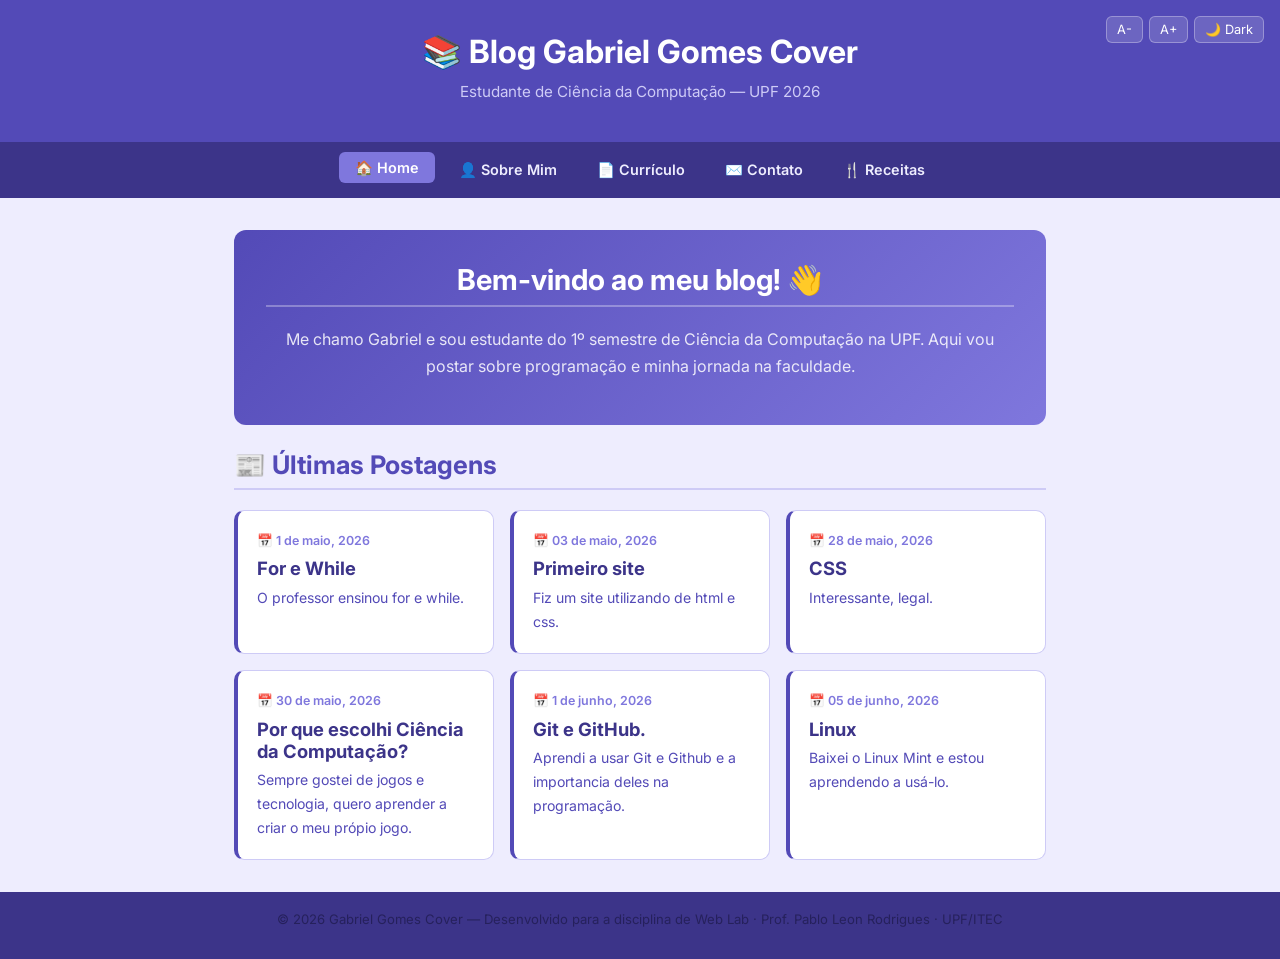
<file: index.html>
<!DOCTYPE html>
<html lang="pt-BR">

<head>
    <meta charset="UTF-8">
    <meta name="viewport" content="width=device-width, initial-scale=1.0">
    <title>Blog Gabriel Gomes Cover</title>
    <!-- importei a fonte do google, o professor falou que pode usar -->
    <link href="https://fonts.googleapis.com/css2?family=Inter:wght@400;600;700&display=swap" rel="stylesheet">

    <style>
     
        :root {
            --roxo-mais-claro: #EEEDFE;
            --roxo-claro: #CECBF6;
            --roxo-medio: #7F77DD;
            --roxo-forte: #534AB7;
            --roxo-escuro: #3C3489;
            --roxo-texto: #26215C;

            --bg-pagina: #EEEDFE;
            --bg-card: #ffffff;
            --texto-principal: #26215C;
            --texto-secundario: #534AB7;
            --borda-card: #CECBF6;

            --tamanho-fonte: 16px;
        }

        body.dark-mode {
            --bg-pagina: #1a1730;
            --bg-card: #2a2550;
            --texto-principal: #EEEDFE;
            --texto-secundario: #CECBF6;
            --borda-card: #534AB7;
            --roxo-mais-claro: #1a1730;
            --roxo-claro: #3C3489;
            --roxo-forte: #7F77DD;
            --roxo-escuro: #534AB7;
            --roxo-texto: #EEEDFE;
        }


        * {
            margin: 0;
            padding: 0;
            box-sizing: border-box;
        }

        body {
            background-color: var(--bg-pagina);
            font-family: 'Inter', 'Arial', sans-serif;
            color: var(--roxo-texto);
            font-size: var(--tamanho-fonte);
            display: flex;
            flex-direction: column;
            min-height: 100vh;
            /* transicao bonitinha pro dark mode */
            transition: background-color 0.3s, color 0.3s;
        }


        .caixa-titulo {
            background-color: var(--roxo-forte);
            padding: 2rem 2rem 1.5rem;
            text-align: center;
            position: relative;
        }

        .caixa-titulo h1 {
            color: white;
            font-size: 2rem;
            font-weight: 700;
            margin-bottom: 0.5rem;
        }

        .caixa-titulo p {
            color: var(--roxo-claro);
            font-size: 0.95rem;
        }

        .barra-acessibilidade {
            position: absolute;
            top: 1rem;
            right: 1rem;
            display: flex;
            gap: 6px;
            align-items: center;
        }

        .btn-acesso {
            background-color: rgba(255,255,255,0.15);
            color: white;
            border: 1px solid rgba(255,255,255,0.3);
            padding: 5px 10px;
            border-radius: 6px;
            cursor: pointer;
            font-size: 0.8rem;
            font-family: 'Inter', sans-serif;
            transition: background-color 0.2s;
        }

        .btn-acesso:hover {
            background-color: rgba(255,255,255,0.3);
        }

        .caixa-navegacao {
            background-color: var(--roxo-escuro);
            display: flex;
            gap: 0.5rem; 
            padding: 0.8rem 1.5rem;
            justify-content: center;
            flex-wrap: wrap;
            position: sticky; 
            top: 0;
            z-index: 100;
        }

        .caixa-navegacao a {
            color: var(--roxo-mais-claro);
            text-decoration: none;
            padding: 0.4rem 1rem;
            border-radius: 6px;
            font-weight: 600;
            font-size: 0.9rem;
            transition: background-color 0.3s, transform 0.2s;
            cursor: pointer;
        }

        .caixa-navegacao a:hover,
        .caixa-navegacao a.ativo {
            background-color: var(--roxo-medio);
            color: white;
            transform: translateY(-2px);
        }


        .conteudo-principal {
            flex: 1; 
            max-width: 860px;
            width: 100%;
            margin: 0 auto;
            padding: 2rem 1.5rem;
        }

        .pagina {
            display: none;
        }

        .pagina.ativa {
            display: block;
        }


        .card {
            background-color: var(--bg-card);
            border: 1px solid var(--borda-card);
            border-radius: 12px;
            padding: 1.5rem;
            margin-bottom: 1.5rem;
            transition: background-color 0.3s, border-color 0.3s;
        }

        h2 {
            color: var(--roxo-forte);
            font-size: 1.6rem;
            margin-bottom: 1.2rem;
            padding-bottom: 0.5rem;
            border-bottom: 2px solid var(--roxo-claro);
        }

        h3 {
            color: var(--roxo-escuro);
            font-size: 1.15rem;
            margin-bottom: 0.7rem;
        }

        body.dark-mode h2 {
            color: var(--roxo-claro);
            border-bottom-color: var(--roxo-forte);
        }

        body.dark-mode h3 {
            color: var(--roxo-claro);
        }

        p {
            line-height: 1.7;
            margin-bottom: 0.8rem;
            color: var(--texto-principal);
        }


        .boas-vindas {
            background: linear-gradient(135deg, var(--roxo-forte), var(--roxo-medio));
            border-radius: 12px;
            padding: 2rem;
            color: white;
            margin-bottom: 1.5rem;
            text-align: center;
        }

        .boas-vindas h2 {
            color: white;
            border-bottom-color: rgba(255,255,255,0.3);
            font-size: 1.8rem;
        }

        .boas-vindas p {
            color: rgba(255,255,255,0.85);
        }

        .grade-posts {
            display: grid;
            grid-template-columns: repeat(auto-fit, minmax(240px, 1fr));
            gap: 1rem;
        }

        .post-card {
            background-color: var(--bg-card);
            border: 1px solid var(--borda-card);
            border-radius: 10px;
            padding: 1.2rem;
            border-left: 4px solid var(--roxo-forte);
            transition: transform 0.2s, box-shadow 0.2s;
        }

        .post-card:hover {
            transform: translateY(-3px);
            box-shadow: 0 6px 20px rgba(83, 74, 183, 0.15);
        }

        .post-card .data-post {
            font-size: 0.78rem;
            color: var(--roxo-medio);
            margin-bottom: 0.4rem;
            font-weight: 600;
        }

        .post-card h3 {
            margin-bottom: 0.4rem;
        }

        .post-card p {
            font-size: 0.88rem;
            color: var(--texto-secundario);
            margin: 0;
        }


        .foto-perfil-container {
            text-align: center;
            margin-bottom: 1.5rem;
        }

     .foto-placeholder img {
  width: 50%;
  height: 50%;
  border-radius: 30%;
  object-fit: cover;
}


        ul.lista-experiencias {
            list-style: none;
            padding: 0;
        }

        ul.lista-experiencias li {
            padding: 0.6rem 0 0.6rem 1.5rem;
            border-bottom: 1px solid var(--borda-card);
            position: relative;
            color: var(--texto-principal);
            line-height: 1.6;
        }

        ul.lista-experiencias li::before {
            content: '';
            position: absolute;
            left: 0;
            top: 50%;
            transform: translateY(-50%);
            width: 8px;
            height: 8px;
            background-color: var(--roxo-forte);
            border-radius: 50%;
        }

        ul.lista-experiencias li:last-child {
            border-bottom: none;
        }

        .tabela-curriculo {
            width: 100%;
            border-collapse: collapse;
            font-size: 0.9rem;
        }

        .tabela-curriculo th {
            background-color: var(--roxo-forte);
            color: white;
            padding: 0.7rem 1rem;
            text-align: left;
        }

        .tabela-curriculo td {
            padding: 0.6rem 1rem;
            border-bottom: 1px solid var(--borda-card);
            color: var(--texto-principal);
        }

        .tabela-curriculo tr:nth-child(even) td {
            background-color: var(--bg-pagina);
        }

 
        .grupo-campo {
            margin-bottom: 1.2rem;
        }

        .grupo-campo label {
            display: block;
            font-weight: 600;
            margin-bottom: 0.4rem;
            color: var(--roxo-escuro);
            font-size: 0.9rem;
        }

        body.dark-mode .grupo-campo label {
            color: var(--roxo-claro);
        }

        .grupo-campo input,
        .grupo-campo textarea,
        .grupo-campo select {
            width: 100%;
            padding: 0.7rem 1rem;
            border: 1.5px solid var(--roxo-claro);
            border-radius: 8px;
            font-family: 'Inter', sans-serif;
            font-size: 0.95rem;
            background-color: var(--bg-card);
            color: var(--texto-principal);
            transition: border-color 0.2s, background-color 0.3s;
        }

        .grupo-campo input:focus,
        .grupo-campo textarea:focus,
        .grupo-campo select:focus {
            outline: none;
            border-color: var(--roxo-forte);
        }

        .grupo-campo textarea {
            height: 120px;
            resize: vertical;
        }

        .msg-erro {
            color: #c0392b;
            font-size: 0.82rem;
            margin-top: 0.3rem;
            display: none; 
        }

        .campo-invalido input,
        .campo-invalido textarea {
            border-color: #e74c3c;
        }

        .campo-invalido .msg-erro {
            display: block;
        }

        .btn-enviar {
            background-color: var(--roxo-forte);
            color: white;
            border: none;
            padding: 0.8rem 2rem;
            border-radius: 8px;
            font-size: 1rem;
            font-weight: 600;
            cursor: pointer;
            font-family: 'Inter', sans-serif;
            transition: background-color 0.2s, transform 0.1s;
            width: 100%;
        }

        .btn-enviar:hover {
            background-color: var(--roxo-escuro);
            transform: translateY(-1px);
        }

        .btn-enviar:active {
            transform: translateY(0);
        }

        .alerta-sucesso {
            background-color: #d5f5e3;
            border: 1px solid #27ae60;
            border-radius: 8px;
            padding: 1rem;
            color: #1e8449;
            text-align: center;
            display: none;
            font-weight: 600;
            margin-top: 1rem;
        }


        .lista-receitas {
            display: grid;
            grid-template-columns: repeat(auto-fit, minmax(200px, 1fr));
            gap: 1rem;
            margin-bottom: 2rem;
        }

        .card-receita {
            background-color: var(--bg-card);
            border: 1px solid var(--borda-card);
            border-radius: 10px;
            padding: 1.2rem;
            text-align: center;
            cursor: pointer;
            transition: transform 0.2s, border-color 0.2s;
        }

        .card-receita:hover {
            transform: translateY(-4px);
            border-color: var(--roxo-forte);
        }

        .emoji-receita {
            font-size: 2.5rem;
            display: block;
            margin-bottom: 0.6rem;
        }

        .card-receita h3 {
            font-size: 0.95rem;
        }


        .subpagina-mousse {
            display: none;
        }

        .subpagina-mousse.visivel {
            display: block;
        }

        .lista-receitas-normal {
            display: block;
        }

        .lista-receitas-normal.escondida {
            display: none;
        }

        .btn-voltar {
            background-color: transparent;
            color: var(--roxo-forte);
            border: 1.5px solid var(--roxo-forte);
            padding: 0.5rem 1.2rem;
            border-radius: 8px;
            cursor: pointer;
            font-family: 'Inter', sans-serif;
            font-size: 0.9rem;
            font-weight: 600;
            margin-bottom: 1.5rem;
            transition: background-color 0.2s, color 0.2s;
        }

        .btn-voltar:hover {
            background-color: var(--roxo-forte);
            color: white;
        }


        ol.ingredientes, ul.modo-preparo {
            padding-left: 1.5rem;
            line-height: 2;
            color: var(--texto-principal);
        }

        ol.ingredientes li, ul.modo-preparo li {
            margin-bottom: 0.3rem;
        }

        .tag-categoria {
            display: inline-block;
            background-color: var(--roxo-claro);
            color: var(--roxo-escuro);
            font-size: 0.75rem;
            font-weight: 600;
            padding: 2px 10px;
            border-radius: 20px;
            margin-bottom: 0.8rem;
        }

        body.dark-mode .tag-categoria {
            background-color: var(--roxo-escuro);
            color: var(--roxo-claro);
        }


        .rodape-site {
            background-color: var(--roxo-escuro);
            color: var(--roxo-claro);
            padding: 1rem 1.5rem;
            text-align: center;
            font-size: 0.82rem;
            margin-top: auto;
        }


        @media (max-width: 600px) {
            .caixa-titulo h1 {
                font-size: 1.4rem;
            }

            .barra-acessibilidade {
                position: static;
                justify-content: center;
                margin-top: 0.8rem;
            }

            .caixa-navegacao {
                gap: 0.3rem;
                padding: 0.6rem 1rem;
            }

            .caixa-navegacao a {
                font-size: 0.8rem;
                padding: 0.35rem 0.7rem;
            }

            .boas-vindas h2 {
                font-size: 1.3rem;
            }
        }
    </style>
</head>

<body>

    <header class="caixa-titulo">
        <h1>📚 Blog Gabriel Gomes Cover</h1>
        <p>Estudante de Ciência da Computação — UPF 2026</p>

        <div class="barra-acessibilidade">
            <button class="btn-acesso" onclick="diminuirFonte()" title="Diminuir fonte">A-</button>
            <button class="btn-acesso" onclick="aumentarFonte()" title="Aumentar fonte">A+</button>
            <button class="btn-acesso" onclick="alternarDarkMode()" id="btn-dark">🌙 Dark</button>
        </div>
    </header>

    <nav class="caixa-navegacao">
        <a onclick="mostrarPagina('home')" id="nav-home" class="ativo">🏠 Home</a>
        <a onclick="mostrarPagina('sobre')" id="nav-sobre">👤 Sobre Mim</a>
        <a onclick="mostrarPagina('curriculo')" id="nav-curriculo">📄 Currículo</a>
        <a onclick="mostrarPagina('contato')" id="nav-contato">✉️ Contato</a>
        <a onclick="mostrarPagina('receitas')" id="nav-receitas">🍴 Receitas</a>
    </nav>

    <main class="conteudo-principal">


        <section class="pagina ativa" id="pagina-home">

            <div class="boas-vindas">
                <h2>Bem-vindo ao meu blog! 👋</h2>
                <p>
                     Me chamo Gabriel e sou estudante do 1º semestre de Ciência da Computação na UPF.
                    Aqui vou postar sobre programação e minha jornada na faculdade.
            </div>

            <h2>📰 Últimas Postagens</h2>

            <div class="grade-posts">

                <article class="post-card">
                    <p class="data-post">📅 1 de maio, 2026</p>
                    <h3>For e While</h3>
                    <p>O professor ensinou for e while.</p>
                </article>

                <article class="post-card">
                    <p class="data-post">📅 03 de maio, 2026</p>
                    <h3>Primeiro site</h3>
                    <p>Fiz um site utilizando de html e css.</p>
                </article>

                <article class="post-card">
                    <p class="data-post">📅 28 de maio, 2026</p>
                    <h3>CSS</h3>
                    <p>Interessante, legal.</p>
                </article>

                <article class="post-card">
                    <p class="data-post">📅 30 de maio, 2026</p>
                    <h3>Por que escolhi Ciência da Computação?</h3>
                    <p>Sempre gostei de jogos e tecnologia, quero aprender a criar o meu própio jogo.</p>
                </article>

                <article class="post-card">
                    <p class="data-post">📅 1 de junho, 2026</p>
                    <h3>Git e GitHub.</h3>
                    <p>Aprendi a usar Git e Github e a importancia deles na programação.</p>
                </article>

                <article class="post-card">
                    <p class="data-post">📅 05 de junho, 2026</p>
                    <h3>Linux</h3>
                    <p>Baixei o Linux Mint e estou aprendendo a usá-lo.</p>
                </article>

            </div>
        </section>


        <section class="pagina" id="pagina-sobre">

            <h2>👤 Sobre Mim</h2>

            <div class="card">
                <div class="foto-perfil-container">
                  <div class="foto-placeholder">
  <img src="Eu.png.jpeg" alt="Gabriel Gomes Cover"> 
</div>
                    <p><strong>Gabriel Gomes Cover</strong></p>
                    <p style="font-size: 0.85rem; color: var(--texto-secundario);">Passo Fundo, RS — Brasil</p>
                </div>

                <h3>Minha trajetória</h3>
                <p>
                    Me chamo Gabriel e tenho 18 anos. Nasci em Porto Alegre e cresci em Passo Fundo, Rio Grande do Sul.
                    Sempre gostei de tecnologia, por isso escolhi fazer o curso de Ciencia da Computação.
                </p>
                <p>
                    Em 2026 ingressei no curso de Ciência da Computação na Universidade de Passo Fundo.
                    Ainda estou no começo, mas já aprendi muita coisa: HTML, CSS, lógica de programação,
                    um pouco de JavaScript.
                </p>
            </div>

            <div class="card">
                <h3>🎮 Interesses</h3>
                <p>
                   Gosto de Jogos, principalmente de Historia, RPGs e jogos de estratégia. 
                   Tenho interesse em criar meu própio jogo um dia, porém ainda estou aprendendo.
                </p>
            </div>

            <div class="card">
                <h3>🎓 Vida Acadêmica</h3>
                <p>
                    Estou no 1º semestre do curso de Bacharelado em Ciência da Computação no Instituto de Tecnologia (ITEC) da UPF.
                    As disciplinas que mais gosto são Desenvolvimento para Web e Algoritmos e Programação.
                </p>
            </div>

        </section>


       
        <section class="pagina" id="pagina-curriculo">

            <h2>📄 Currículo</h2>

            <div class="card">
                <h3>💼 Experiências</h3>
                <ul class="lista-experiencias">
                    <li>Estagiário na fabrica de softwares do LCI da UPF (2026 - presente)</li>
                </ul>
            </div>

            <div class="card">
                <h3>🎓 Formação Acadêmica</h3>
                <table class="tabela-curriculo">
                    <thead>
                        <tr>
                            <th>Curso</th>
                            <th>Instituição</th>
                            <th>Período</th>
                            <th>Status</th>
                        </tr>
                    </thead>
                    <tbody>
                        <tr>
                            <td>Bacharelado em Ciência da Computação</td>
                            <td>UPF — Passo Fundo/RS</td>
                            <td>2026 - 2029 (prev.)</td>
                            <td>✅ Cursando</td>
                        </tr>
                        <tr>
                            <td>Ensino Médio</td>
                            <td>Colégio Notre Dame</td>
                            <td>2023 - 2025</td>
                            <td>✅ Concluído</td>
                        </tr>
                        <tr>
                            <td>Inglês Avançado</td>
                        </tr>
                    </tbody>
                </table>
            </div>

            <div class="card">
                <h3>🛠️ Competências Técnicas</h3>
                <table class="tabela-curriculo">
                    <thead>
                        <tr>
                            <th>Habilidade</th>
                            <th>Nível</th>
                            <th>Obs.</th>
                        </tr>
                    </thead>
                    <tbody>
                        <tr>
                            <td>HTML5 / CSS3</td>
                            <td>⭐⭐⭐☆☆ Intermediário</td>
                            <td>Aprendendo na faculdade</td>
                        </tr>
                        <tr>
                            <td>JavaScript</td>
                            <td>⭐⭐☆☆☆ Básico</td>
                            <td>Ainda aprendendo</td>
                        </tr>
                        <tr>
                            <td>Python</td>
                            <td>⭐⭐☆☆☆  Básico</td>
                            <td>Lógica de programação</td>
                        </tr>
                        <tr>
                            <td>Git / GitHub</td>
                            <td>⭐⭐⭐☆☆ Básico</td>
                            <td></td>
                        </tr>
                        <tr>
                            <td>Linux (Mint)</td>
                            <td>⭐⭐☆☆☆ Iniciante</td>
                            <td></td>
                        </tr>
                        <tr>
                            <td>Microsoft Office</td>
                            <td>⭐⭐⭐⭐☆ Avançado</td>
                            <td>Word, Excel, PowerPoint</td>
                        </tr>
                    </tbody>
                </table>
            </div>

        </section>


        <section class="pagina" id="pagina-contato">

            <h2>✉️ Contato</h2>

            <div class="card">
                <p>Quer falar comigo? Preencha o formulário abaixo!</p>

                <form id="formulario-contato" onsubmit="validarFormulario(event)">

                    <div class="grupo-campo" id="campo-nome">
                        <label for="nome">Nome completo *</label>
                        <input type="text" id="nome" name="nome" placeholder="Ex: João da Silva">
                        <span class="msg-erro">Por favor, informe seu nome.</span>
                    </div>

                    <div class="grupo-campo" id="campo-email">
                        <label for="email">E-mail *</label>
                        <input type="email" id="email" name="email" placeholder="seuemail@exemplo.com">
                        <span class="msg-erro">Por favor, informe um e-mail válido.</span>
                    </div>

                    <div class="grupo-campo" id="campo-assunto">
                        <label for="assunto">Assunto *</label>
                        <select id="assunto" name="assunto">
                            <option value="">-- Selecione um assunto --</option>
                            <option value="duvida">Dúvida sobre programação</option>
                            <option value="parceria">Parceria / Projeto</option>
                            <option value="outro">Outro</option>
                        </select>
                        <span class="msg-erro">Selecione um assunto.</span>
                    </div>

                    <div class="grupo-campo" id="campo-mensagem">
                        <label for="mensagem">Mensagem *</label>
                        <textarea id="mensagem" name="mensagem" placeholder="Escreva sua mensagem aqui..."></textarea>
                        <span class="msg-erro">A mensagem precisa ter pelo menos 10 caracteres.</span>
                    </div>

                    <button type="submit" class="btn-enviar">📨 Enviar Mensagem</button>

                    <div class="alerta-sucesso" id="sucesso-contato">
                        ✅ Mensagem enviada com sucesso! Em breve entrarei em contato.
                    </div>

                </form>
            </div>

        </section>


       
        <section class="pagina" id="pagina-receitas">

            <h2>🍴 Receitas Favoritas</h2>

            <div class="lista-receitas-normal" id="lista-principal-receitas">

                <p style="margin-bottom: 1.5rem;">Receitas que eu gosto.</p>

                <div class="lista-receitas">
                    <div class="card-receita" onclick="abrirMousse()">
                        <span class="emoji-receita">🍮</span>
                        <h3>Mousse de Maracujá</h3>
                        <p style="font-size: 0.82rem; color: var(--texto-secundario); margin-top: 0.4rem;">⭐ Favorita! Ver receita →</p>
                    </div>

                    <div class="card-receita">
                        <span class="emoji-receita">🍕</span>
                        <h3>Pizza Caseira</h3>
                        <p style="font-size: 0.82rem; color: var(--texto-secundario); margin-top: 0.4rem;"></p>
                    </div>

                    <div class="card-receita">
                        <span class="emoji-receita">🍪</span>
                        <h3>Cookies de Chocolate</h3>
                        <p style="font-size: 0.82rem; color: var(--texto-secundario); margin-top: 0.4rem;"></p>
                    </div>

                    <div class="card-receita">
                        <span class="emoji-receita">🥗</span>
                        <h3>Salada Caesar</h3>
                        <p style="font-size: 0.82rem; color: var(--texto-secundario); margin-top: 0.4rem;"></p>
                    </div>

                    <div class="card-receita">
                        <span class="emoji-receita">🍝</span>
                        <h3>Macarrão ao Alho e Óleo</h3>
                        <p style="font-size: 0.82rem; color: var(--texto-secundario); margin-top: 0.4rem;"></p>
                    </div>

                    <div class="card-receita">
                        <span class="emoji-receita">☕</span>
                        <h3>Café Gelado Cremoso</h3>
                        <p style="font-size: 0.82rem; color: var(--texto-secundario); margin-top: 0.4rem;">Combustível do programador</p>
                    </div>
                </div>
            </div>

            <div class="subpagina-mousse" id="subpagina-mousse">

                <button class="btn-voltar" onclick="voltarReceitas()">← Voltar para receitas</button>

                <article class="card">
                    <span class="tag-categoria">🍮 Sobremesa</span>
                    <h2 style="border-bottom: none; margin-bottom: 0.4rem;">Mousse de Maracujá</h2>
                    <p style="color: var(--texto-secundario); font-size: 0.88rem; margin-bottom: 1.2rem;">
                        ⏱️ Preparo: 20 min &nbsp;|&nbsp; 🕐 Geladeira: 4 horas &nbsp;|&nbsp; 🍽️ Porções: 6 pessoas
                    </p>
                    <p>Uma das sobremesas mais clássicas e gostosas do Brasil. A receita é da minha avó e nunca falha!</p>
                </article>

                <div class="card">
                    <h3>📋 Ingredientes</h3>
                    <ol class="ingredientes">
                        <li>1 lata de leite condensado (395g)</li>
                        <li>1 lata de creme de leite (300g)</li>
                        <li>1 lata de suco de maracujá concentrado (300ml)</li>
                        <li>1 envelope de gelatina sem sabor incolor (12g)</li>
                        <li>5 colheres de sopa de água quente (para dissolver a gelatina)</li>
                        <li>Sementes de maracujá para decorar (opcional, mas deixa bonito)</li>
                        <li>1 pitada de sal (sim! realça o sabor do maracujá)</li>
                    </ol>
                </div>

                <div class="card">
                    <h3>👨‍🍳 Modo de Preparo</h3>
                    <ul class="modo-preparo">
                        <li><strong>Passo 1 —</strong> Dissolva a gelatina nas 5 colheres de água quente, mexendo bem até não ter grumos. Reserve e deixe esfriar um pouco.</li>
                        <li><strong>Passo 2 —</strong> No liquidificador, bata o leite condensado com o creme de leite por 1 minuto.</li>
                        <li><strong>Passo 3 —</strong> Adicione o suco de maracujá e a pitada de sal. Bata por mais 30 segundos.</li>
                        <li><strong>Passo 4 —</strong> Com o liquidificador ainda ligado (em velocidade baixa), adicione a gelatina dissolvida aos poucos.</li>
                        <li><strong>Passo 5 —</strong> Despeje em uma tigela grande ou em tacinhas individuais.</li>
                        <li><strong>Passo 6 —</strong> Leve à geladeira por no mínimo 4 horas (o ideal é deixar de um dia para o outro).</li>
                        <li><strong>Passo 7 —</strong> Antes de servir, decore com as sementes de maracujá.</li>
                    </ul>
                </div>

               

            </div>

        </section>

    </main>

    <footer class="rodape-site">
        <p>
            &copy; 2026 Gabriel Gomes Cover — 
            Desenvolvido para a disciplina de Web Lab · Prof. Pablo Leon Rodrigues · UPF/ITEC
        </p>
    </footer>


    
    <script>
      
        function mostrarPagina(nomePagina) {
            var todasPaginas = document.querySelectorAll('.pagina');
            for (var i = 0; i < todasPaginas.length; i++) {
                todasPaginas[i].classList.remove('ativa');
            }

            var todosLinks = document.querySelectorAll('.caixa-navegacao a');
            for (var j = 0; j < todosLinks.length; j++) {
                todosLinks[j].classList.remove('ativo');
            }

            document.getElementById('pagina-' + nomePagina).classList.add('ativa');

            document.getElementById('nav-' + nomePagina).classList.add('ativo');

            window.scrollTo(0, 0);
        }



        var darkModeAtivo = false; 

        function alternarDarkMode() {
            var btnDark = document.getElementById('btn-dark');

            if (darkModeAtivo) {
                document.body.classList.remove('dark-mode');
                btnDark.textContent = '🌙 Dark';
                darkModeAtivo = false;
            } else {
                document.body.classList.add('dark-mode');
                btnDark.textContent = '☀️ Light';
                darkModeAtivo = true;
            }
        }


        var tamanhoFonteAtual = 16; 

        function aumentarFonte() {
            if (tamanhoFonteAtual < 24) { 
                tamanhoFonteAtual = tamanhoFonteAtual + 2;
                document.documentElement.style.setProperty('--tamanho-fonte', tamanhoFonteAtual + 'px');
            }
        }

        function diminuirFonte() {
            if (tamanhoFonteAtual > 12) { 
                tamanhoFonteAtual = tamanhoFonteAtual - 2;
                document.documentElement.style.setProperty('--tamanho-fonte', tamanhoFonteAtual + 'px');
            }
        }


       
        function validarFormulario(evento) {
            
            evento.preventDefault();

            var tudoOk = true; 

            var nome = document.getElementById('nome').value.trim();
            var email = document.getElementById('email').value.trim();
            var assunto = document.getElementById('assunto').value;
            var mensagem = document.getElementById('mensagem').value.trim();

            var campNome = document.getElementById('campo-nome');
            if (nome === '') {
                campNome.classList.add('campo-invalido');
                tudoOk = false;
            } else {
                campNome.classList.remove('campo-invalido');
            }

            var campEmail = document.getElementById('campo-email');
            if (email === '' || !email.includes('@') || !email.includes('.')) {
                campEmail.classList.add('campo-invalido');
                tudoOk = false;
            } else {
                campEmail.classList.remove('campo-invalido');
            }

            var campAssunto = document.getElementById('campo-assunto');
            if (assunto === '') {
                campAssunto.classList.add('campo-invalido');
                tudoOk = false;
            } else {
                campAssunto.classList.remove('campo-invalido');
            }

            var campMensagem = document.getElementById('campo-mensagem');
            if (mensagem.length < 10) {
                campMensagem.classList.add('campo-invalido');
                tudoOk = false;
            } else {
                campMensagem.classList.remove('campo-invalido');
            }

            if (tudoOk) {
                document.getElementById('sucesso-contato').style.display = 'block';
                document.getElementById('formulario-contato').reset(); // limpa o form

                setTimeout(function() {
                    document.getElementById('sucesso-contato').style.display = 'none';
                }, 4000);
            }
        }


        
        function abrirMousse() {
            document.getElementById('lista-principal-receitas').classList.add('escondida');
            document.getElementById('subpagina-mousse').classList.add('visivel');
            window.scrollTo(0, 0);
        }

        function voltarReceitas() {
            document.getElementById('subpagina-mousse').classList.remove('visivel');
            document.getElementById('lista-principal-receitas').classList.remove('escondida');
        }

    </script>

</body>
</html>
</file>
